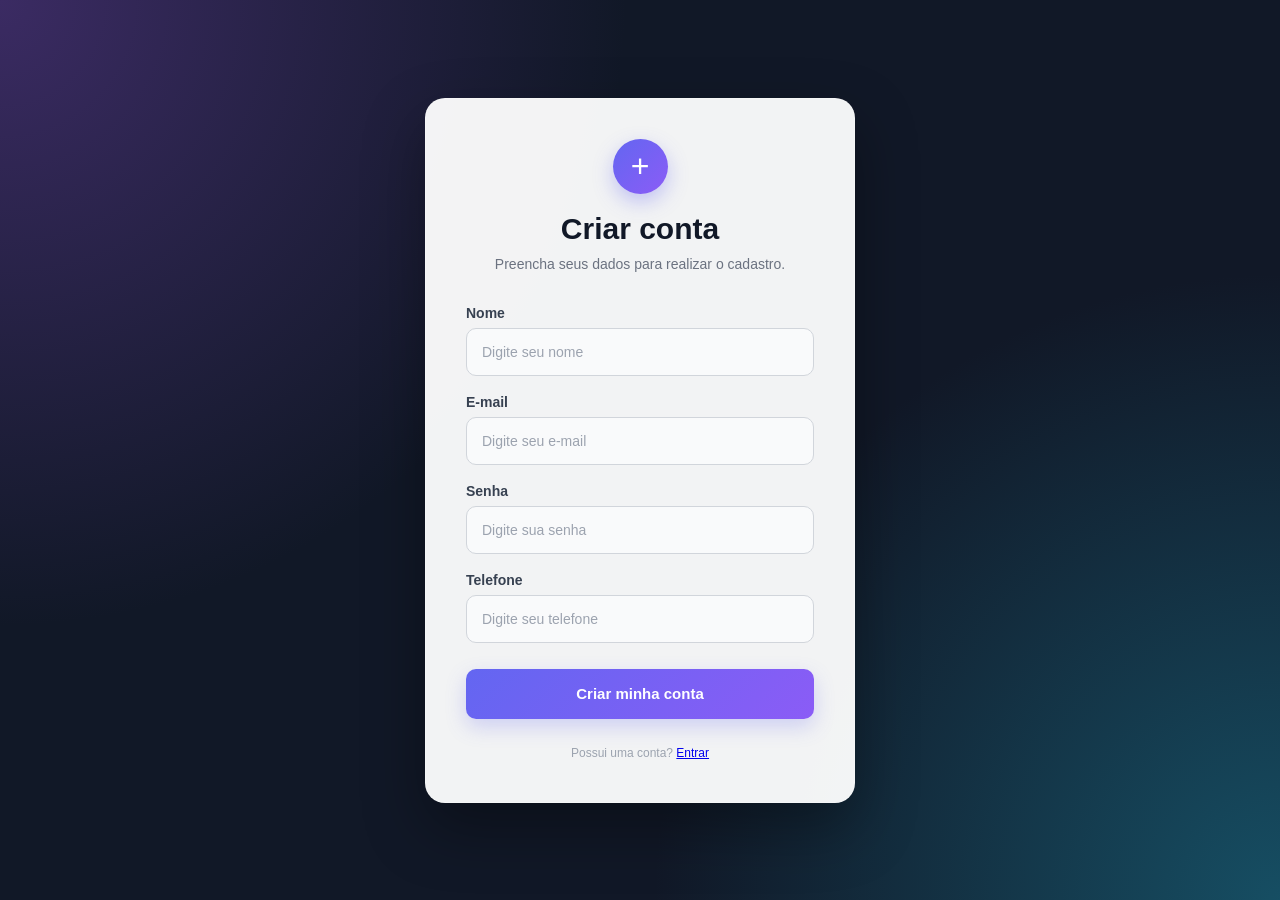
<file: front/index.html>
<!DOCTYPE html>
<html lang="pt-BR">

<head>
    <meta charset="UTF-8">
    <meta name="viewport" content="width=device-width, initial-scale=1.0">

    <link rel="stylesheet" href="style.css">
    <script src="./script.js" defer></script>

    <title>Cadastro de Usuário</title>
</head>

<body>

    <main class="container">

        <section class="box">

            <div class="header">
                <div class="icone">+</div>

                <h1>Criar conta</h1>

                <p>
                    Preencha seus dados para realizar o cadastro.
                </p>
            </div>

            <form>

                <div class="campo">
                    <label for="nome">Nome</label>

                    <input
                        type="text"
                        id="nome"
                        name="nome"
                        placeholder="Digite seu nome"
                        autocomplete="name"
                    >
                </div>

                <div class="campo">
                    <label for="email">E-mail</label>

                    <input
                        type="email"
                        id="email"
                        name="email"
                        placeholder="Digite seu e-mail"
                        autocomplete="email"
                    >
                </div>

                <div class="campo">
                    <label for="senha">Senha</label>

                    <input
                        type="password"
                        id="senha"
                        name="senha"
                        placeholder="Digite sua senha"
                        autocomplete="new-password"
                    >
                </div>

                <div class="campo">
                    <label for="telefone">Telefone</label>

                    <input
                        type="tel"
                        id="telefone"
                        name="telefone"
                        placeholder="Digite seu telefone"
                        autocomplete="tel"
                    >
                </div>

                <button type="submit">
                    Criar minha conta
                </button>

            </form>

            <p class="rodape">
                Possui uma conta? <a href="login.html">Entrar</a>
            </p>

        </section>

    </main>

</body>

</html>
</file>
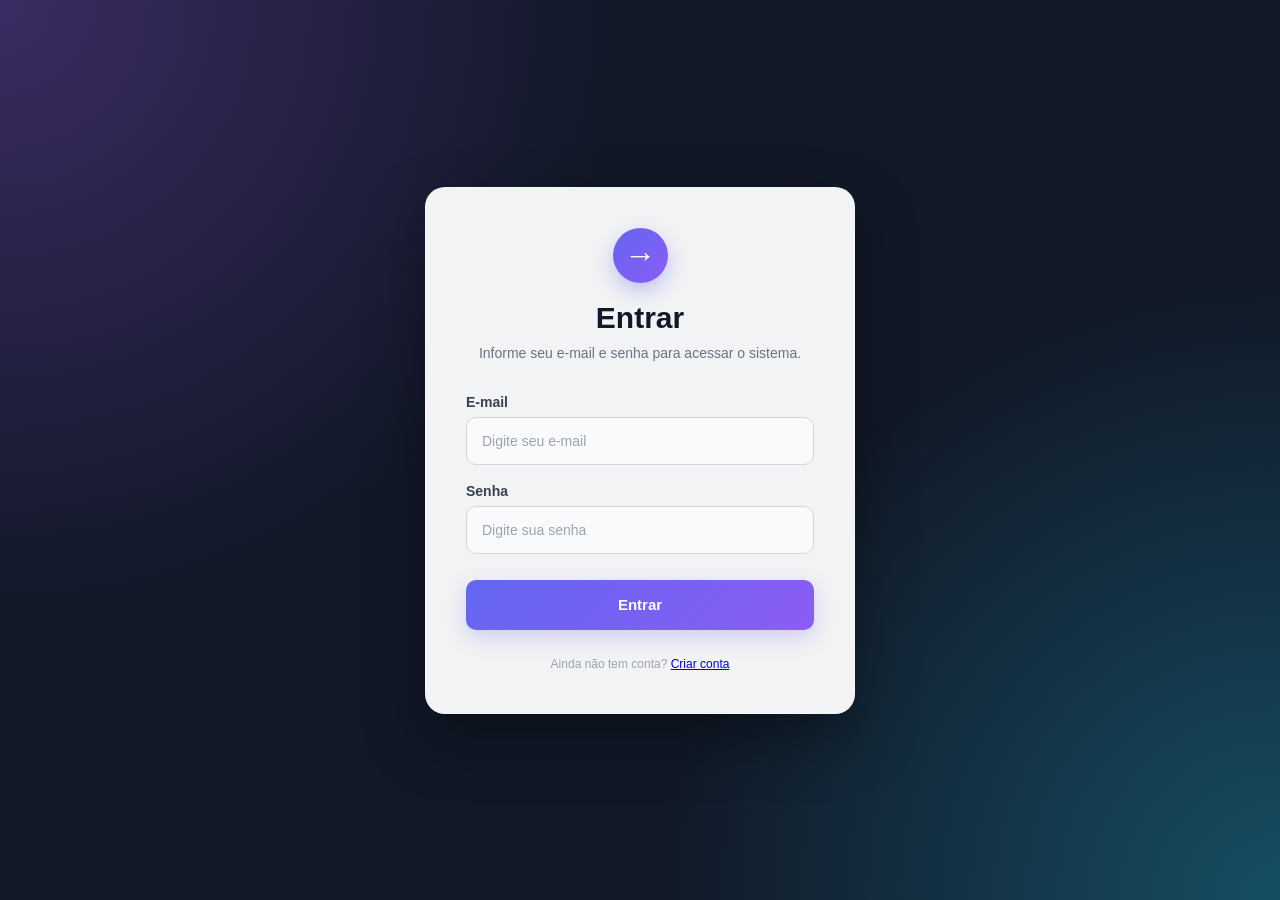
<file: front/home.html>
<!DOCTYPE html>
<html lang="pt-BR">

<head>
    <meta charset="UTF-8">
    <meta name="viewport" content="width=device-width, initial-scale=1.0">
    <link rel="stylesheet" href="style.css">
    <link rel="stylesheet" href="home.css">
    <script src="./home.js" defer></script>
    <title>Controle Financeiro</title>
</head>

<body>

    <header class="topo">
        <h1 id="boasVindas">Controle Financeiro</h1>
        <div class="topo-acoes">
            <input type="month" id="mes">
            <button id="sair" type="button">Sair</button>
        </div>
    </header>

    <main class="painel">

        <section class="cards">
            <div class="card">
                <span>Receitas</span>
                <strong id="receitas" class="verde">R$ 0,00</strong>
            </div>
            <div class="card">
                <span>Despesas</span>
                <strong id="despesas" class="vermelho">R$ 0,00</strong>
            </div>
            <div class="card">
                <span>Saldo</span>
                <strong id="saldo">R$ 0,00</strong>
            </div>
        </section>

        <section class="grade">

            <div class="card">
                <h2 id="tituloForm">Nova transação</h2>
                <form id="formTransacao">
                    <div class="campo">
                        <label for="descricao">Descrição</label>
                        <input type="text" id="descricao" placeholder="Ex.: Mercado" required>
                    </div>
                    <div class="campo">
                        <label for="valor">Valor</label>
                        <input type="number" id="valor" step="0.01" min="0.01" placeholder="0,00" required>
                    </div>
                    <div class="campo">
                        <label for="tipo">Tipo</label>
                        <select id="tipo">
                            <option value="DESPESA">Despesa</option>
                            <option value="RECEITA">Receita</option>
                        </select>
                    </div>
                    <div class="campo">
                        <label for="categoria">Categoria</label>
                        <input type="text" id="categoria" list="categorias" placeholder="Ex.: Alimentação" required>
                        <datalist id="categorias">
                            <option value="Alimentação">
                            <option value="Moradia">
                            <option value="Transporte">
                            <option value="Lazer">
                            <option value="Saúde">
                            <option value="Trabalho">
                        </datalist>
                    </div>
                    <div class="campo">
                        <label for="data">Data</label>
                        <input type="date" id="data" required>
                    </div>
                    <button type="submit" id="btnSalvar">Adicionar</button>
                    <button type="button" id="btnCancelar" class="cancelar" hidden>Cancelar edição</button>
                </form>
            </div>

            <div class="coluna">
                <div class="card">
                    <h2>Despesas por categoria (% da receita)</h2>
                    <div id="categoriasLista" class="barras"></div>
                </div>

                <div class="card">
                    <h2>Transações do mês</h2>
                    <ul id="lista" class="lista"></ul>
                </div>
            </div>

        </section>
    </main>

</body>

</html>
</file>
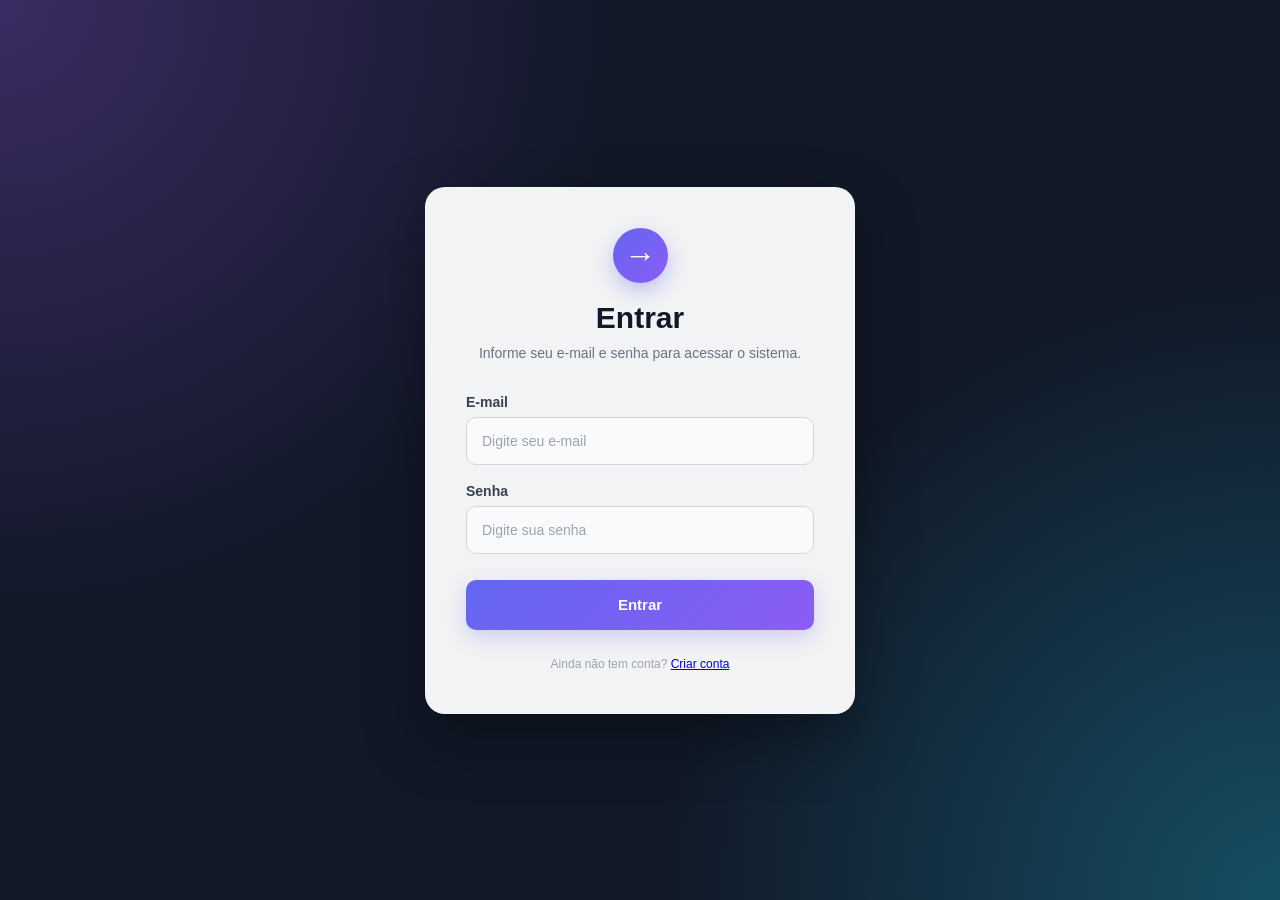
<file: front/login.html>
<!DOCTYPE html>
<html lang="pt-BR">

<head>
    <meta charset="UTF-8">
    <meta name="viewport" content="width=device-width, initial-scale=1.0">

    <link rel="stylesheet" href="style.css">
    <script src="./login.js" defer></script>

    <title>Entrar</title>
</head>

<body>

    <main class="container">

        <section class="box">

            <div class="header">
                <div class="icone">→</div>

                <h1>Entrar</h1>

                <p>Informe seu e-mail e senha para acessar o sistema.</p>
            </div>

            <form>

                <div class="campo">
                    <label for="email">E-mail</label>
                    <input type="email" id="email" name="email"
                           placeholder="Digite seu e-mail" autocomplete="email" required>
                </div>

                <div class="campo">
                    <label for="senha">Senha</label>
                    <input type="password" id="senha" name="senha"
                           placeholder="Digite sua senha" autocomplete="current-password" required>
                </div>

                <button type="submit">Entrar</button>

            </form>

            <p class="rodape">
                Ainda não tem conta? <a href="index.html">Criar conta</a>
            </p>

        </section>

    </main>

</body>

</html>
</file>
<file: front/style.css>
* {
    margin: 0;
    padding: 0;
    box-sizing: border-box;
}

body {
    font-family: Arial, Helvetica, sans-serif;

    min-height: 100vh;

    background:
        radial-gradient(circle at top left, #3b2b63, transparent 40%),
        radial-gradient(circle at bottom right, #164e63, transparent 40%),
        #111827;

    color: #ffffff;
}

/* Área principal */

.container {
    min-height: 100vh;

    display: flex;
    justify-content: center;
    align-items: center;

    padding: 30px;
}

/* Card */

.box {
    width: 430px;

    padding: 40px;

    background: rgba(255, 255, 255, 0.95);

    border: 1px solid rgba(255, 255, 255, 0.2);

    border-radius: 20px;

    box-shadow:
        0 25px 60px rgba(0, 0, 0, 0.35);

    color: #1f2937;
}

/* Cabeçalho */

.header {
    text-align: center;

    margin-bottom: 30px;
}

.icone {
    width: 55px;
    height: 55px;

    margin: 0 auto 18px;

    display: flex;
    justify-content: center;
    align-items: center;

    border-radius: 50%;

    background: linear-gradient(
        135deg,
        #6366f1,
        #8b5cf6
    );

    color: white;

    font-size: 32px;
    font-weight: 300;

    box-shadow:
        0 8px 20px rgba(99, 102, 241, 0.35);
}

h1 {
    font-size: 30px;

    margin-bottom: 8px;

    color: #111827;
}

.header p {
    font-size: 14px;

    line-height: 1.5;

    color: #6b7280;
}

/* Formulário */

form {
    display: flex;
    flex-direction: column;

    gap: 18px;
}

.campo {
    display: flex;
    flex-direction: column;

    gap: 7px;
}

label {
    font-size: 14px;

    font-weight: 600;

    color: #374151;
}

input {
    width: 100%;
    height: 48px;

    padding: 0 15px;

    border: 1px solid #d1d5db;

    border-radius: 10px;

    outline: none;

    background-color: #f9fafb;

    color: #111827;

    font-size: 14px;

    transition: all 0.2s ease;
}

input::placeholder {
    color: #9ca3af;
}

/* Quando clicar no input */

input:focus {
    background-color: #ffffff;

    border-color: #6366f1;

    box-shadow:
        0 0 0 4px rgba(99, 102, 241, 0.12);
}

/* Botão */

button {
    width: 100%;
    height: 50px;

    margin-top: 8px;

    border: none;

    border-radius: 10px;

    background: linear-gradient(
        135deg,
        #6366f1,
        #8b5cf6
    );

    color: white;

    font-size: 15px;

    font-weight: bold;

    cursor: pointer;

    transition: all 0.2s ease;

    box-shadow:
        0 8px 20px rgba(99, 102, 241, 0.25);
}

button:hover {
    transform: translateY(-2px);

    box-shadow:
        0 12px 25px rgba(99, 102, 241, 0.35);
}

button:active {
    transform: translateY(0);
}

/* Texto inferior */

.rodape {
    margin-top: 25px;

    text-align: center;

    font-size: 12px;

    line-height: 1.5;

    color: #9ca3af;
}
</file>
<file: front/home.css>
/* Usa o fundo e as regras base do style.css */

.topo {
    max-width: 1100px;
    margin: 0 auto;
    padding: 28px 20px 10px;
    display: flex;
    justify-content: space-between;
    align-items: center;
    gap: 12px;
    flex-wrap: wrap;
}

.topo h1 { color: #fff; font-size: 26px; margin: 0; }

.topo-acoes { display: flex; gap: 10px; align-items: center; }
.topo-acoes input { width: 170px; height: 42px; }
.topo-acoes button { width: auto; height: 42px; margin: 0; padding: 0 22px; }

.painel {
    max-width: 1100px;
    margin: 0 auto;
    padding: 10px 20px 40px;
    display: flex;
    flex-direction: column;
    gap: 20px;
}

.card {
    background: rgba(255, 255, 255, 0.95);
    color: #1f2937;
    border-radius: 16px;
    padding: 22px;
    box-shadow: 0 15px 40px rgba(0, 0, 0, 0.3);
}

.card h2 { font-size: 17px; margin-bottom: 16px; color: #111827; }

.cards { display: grid; grid-template-columns: repeat(3, 1fr); gap: 16px; }
.cards .card { display: flex; flex-direction: column; gap: 6px; }
.cards span { font-size: 13px; color: #6b7280; }
.cards strong { font-size: 26px; }

.verde { color: #059669; }
.vermelho { color: #dc2626; }

.grade { display: grid; grid-template-columns: 340px 1fr; gap: 20px; align-items: start; }
.coluna { display: flex; flex-direction: column; gap: 20px; }

select {
    width: 100%;
    height: 48px;
    padding: 0 12px;
    border: 1px solid #d1d5db;
    border-radius: 10px;
    background: #f9fafb;
    font-size: 14px;
    color: #111827;
}

.lista { list-style: none; display: flex; flex-direction: column; }
.lista li {
    display: flex;
    justify-content: space-between;
    align-items: center;
    gap: 10px;
    padding: 12px 0;
    border-bottom: 1px solid #e5e7eb;
}
.lista li:last-child { border-bottom: none; }
.lista .info { display: flex; flex-direction: column; gap: 2px; min-width: 0; }
.lista .info b { overflow: hidden; text-overflow: ellipsis; white-space: nowrap; }
.lista .info small { color: #6b7280; }
.lista .direita { display: flex; align-items: center; gap: 12px; }
.lista .valor { font-weight: bold; white-space: nowrap; }

.lista .excluir {
    width: 30px; height: 30px; margin: 0; padding: 0;
    background: #fee2e2; color: #dc2626; box-shadow: none;
    border-radius: 8px; font-size: 14px;
}
.lista .excluir:hover { transform: none; background: #fecaca; box-shadow: none; }

.lista .editar {
    width: 30px; height: 30px; margin: 0; padding: 0;
    background: #e0e7ff; color: #4f46e5; box-shadow: none;
    border-radius: 8px; font-size: 14px;
}
.lista .editar:hover { transform: none; background: #c7d2fe; box-shadow: none; }

.cancelar {
    background: #e5e7eb; color: #374151; box-shadow: none; margin-top: 0;
}
.cancelar:hover { box-shadow: none; background: #d1d5db; }

.vazio { color: #9ca3af; font-size: 14px; }

.barras { display: flex; flex-direction: column; gap: 12px; }
.barra-topo { display: flex; justify-content: space-between; font-size: 14px; margin-bottom: 4px; }
.barra { height: 8px; background: #e5e7eb; border-radius: 99px; overflow: hidden; }
.barra div { height: 100%; background: linear-gradient(135deg, #6366f1, #8b5cf6); border-radius: 99px; }

@media (max-width: 800px) {
    .cards { grid-template-columns: 1fr; }
    .grade { grid-template-columns: 1fr; }
}

.barra div.estourou { background: #dc2626; }
</file>
